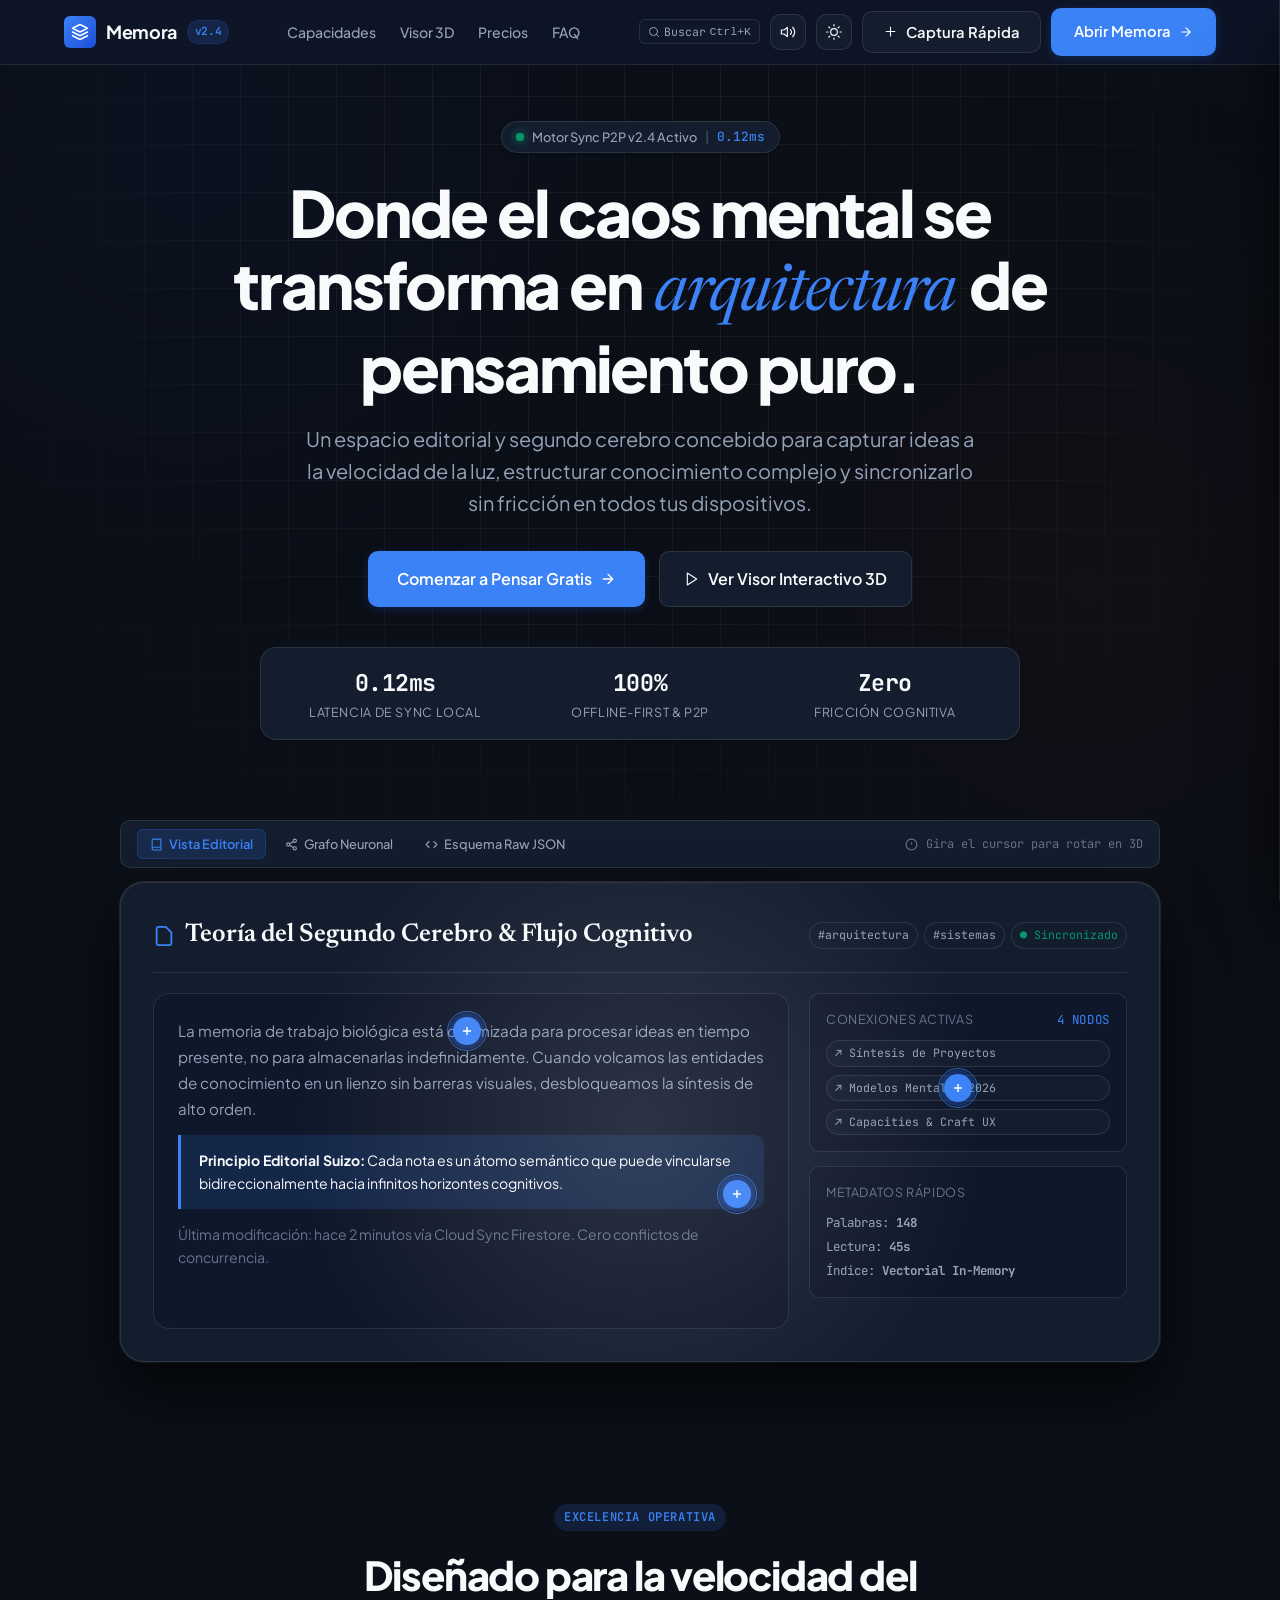
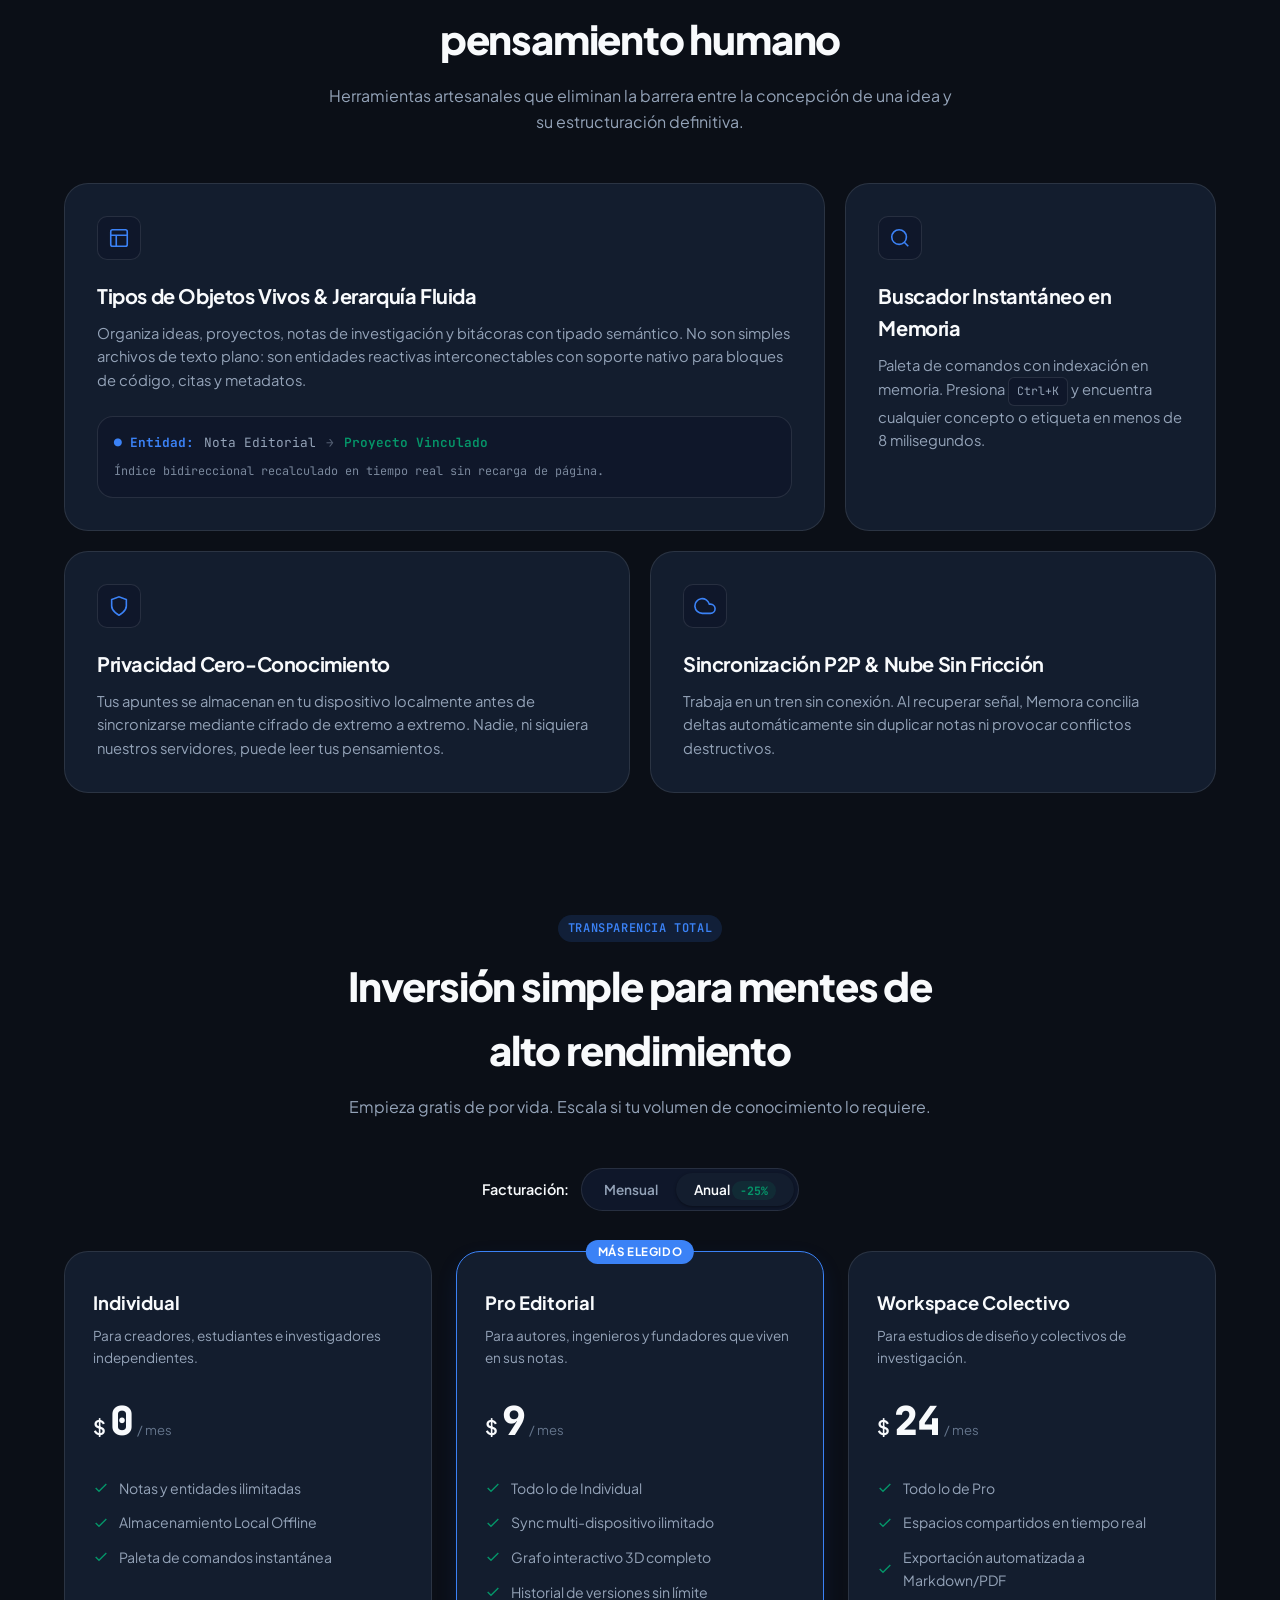
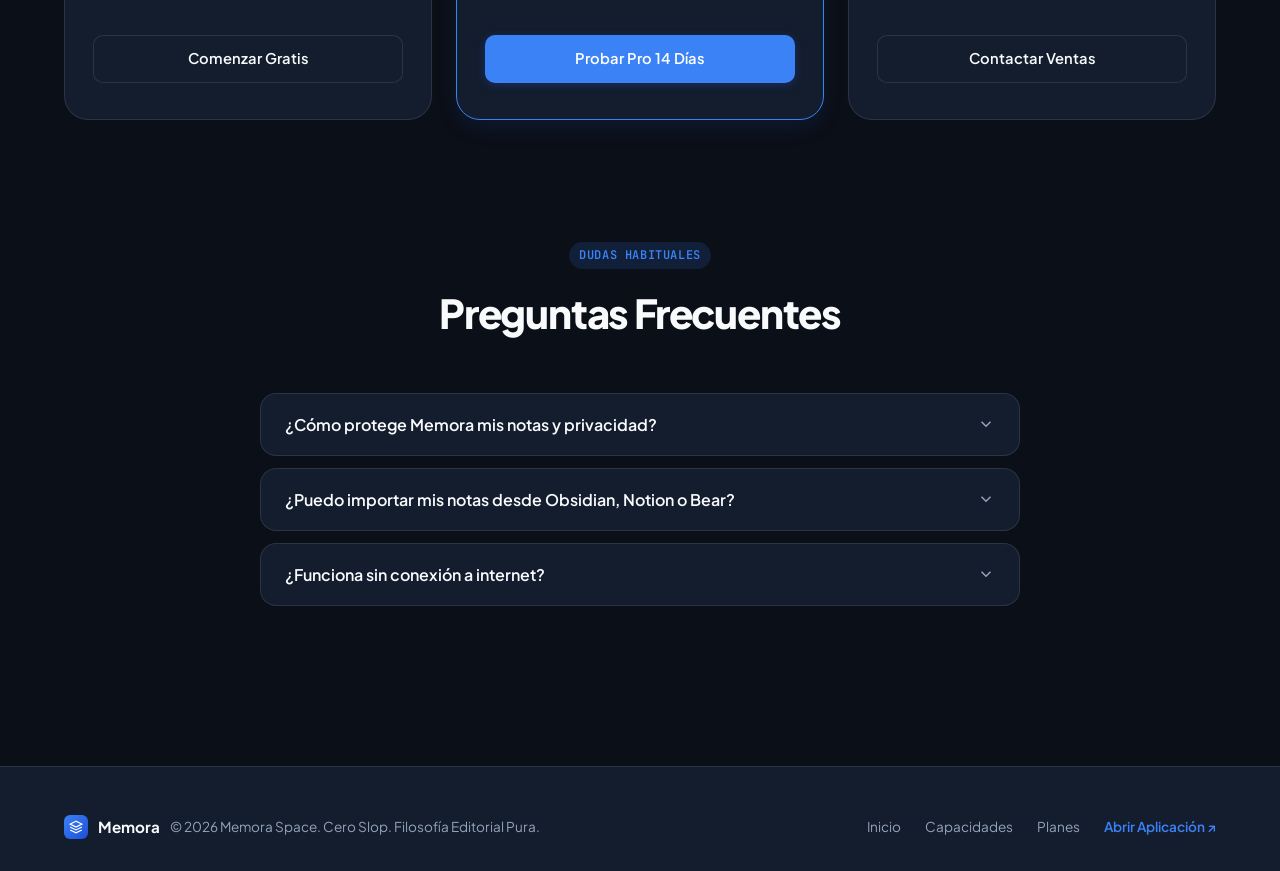
<file: landing.html>
<!DOCTYPE html>
<html lang="es" data-theme="dark">
<head>
  <meta charset="UTF-8">
  <meta name="viewport" content="width=device-width, initial-scale=1.0">
  <title>Memora — Donde el Caos Mental se Convierte en Arquitectura de Pensamiento</title>
  <meta name="description" content="Espacio de notas editorial y segundo cerebro con diseño Suizo minimalista, grafo relacional y sincronización en la nube en tiempo real.">

  <!-- Google Fonts: Plus Jakarta Sans, Newsreader, JetBrains Mono -->
  <link rel="preconnect" href="https://fonts.googleapis.com">
  <link rel="preconnect" href="https://fonts.gstatic.com" crossorigin>
  <link href="https://fonts.googleapis.com/css2?family=JetBrains+Mono:wght@400;500;600;700&family=Newsreader:ital,opsz,wght@0,6..72,400;0,6..72,600;1,6..72,400;1,6..72,600&family=Plus+Jakarta+Sans:wght@300;400;500;600;700;800&display=swap" rel="stylesheet">

  <link rel="stylesheet" href="css/landing.css">
  <link rel="icon" href="data:image/svg+xml,<svg xmlns='http://www.w3.org/2000/svg' viewBox='0 0 24 24' fill='%232563eb'><path d='M12 2L2 7l10 5 10-5-10-5zM2 17l10 5 10-5M2 12l10 5 10-5'/></svg>">
</head>
<body>

  <!-- Ambient Decorative Background Layers -->
  <div class="ambient-bg" aria-hidden="true"></div>
  <div class="ambient-grid" aria-hidden="true"></div>

  <!-- ====================================================================
       NAVBAR (Sticky Glassmorphic)
       ==================================================================== -->
  <header class="navbar" id="navbar">
    <div class="container nav-container">
      <a href="#hero" class="nav-brand" aria-label="Memora Inicio">
        <div class="nav-brand-logo" aria-hidden="true">
          <svg viewBox="0 0 24 24" width="18" height="18" fill="none" stroke="currentColor" stroke-width="2" stroke-linecap="round" stroke-linejoin="round">
            <path d="M12 2L2 7l10 5 10-5-10-5zM2 17l10 5 10-5M2 12l10 5 10-5"/>
          </svg>
        </div>
        <span>Memora</span>
        <span class="nav-brand-badge">v2.4</span>
      </a>

      <nav aria-label="Navegación principal">
        <ul class="nav-links">
          <li><a href="#features" class="nav-link">Capacidades</a></li>
          <li><a href="#stageSection" class="nav-link">Visor 3D</a></li>
          <li><a href="#pricingSection" class="nav-link">Precios</a></li>
          <li><a href="#faqSection" class="nav-link">FAQ</a></li>
        </ul>
      </nav>

      <div class="nav-actions">
        <!-- Command Palette Trigger Button -->
        <button class="kbd-badge" id="cmdPaletteTrigger" title="Abrir paleta de comandos (Ctrl+K)" aria-label="Abrir paleta de comandos rápida">
          <svg viewBox="0 0 24 24" width="12" height="12" fill="none" stroke="currentColor" stroke-width="2" stroke-linecap="round" stroke-linejoin="round" aria-hidden="true">
            <circle cx="11" cy="11" r="8"></circle>
            <line x1="21" y1="21" x2="16.65" y2="16.65"></line>
          </svg>
          <span>Buscar</span>
          <kbd>Ctrl+K</kbd>
        </button>

        <!-- Audio Haptic Switch -->
        <button class="btn-icon" id="audioToggleBtn" title="Alternar audio háptico táctil" aria-label="Sonido háptico de interfaz" aria-pressed="true">
          <svg class="icon-sound-on" viewBox="0 0 24 24" width="16" height="16" fill="none" stroke="currentColor" stroke-width="1.75" stroke-linecap="round" stroke-linejoin="round" aria-hidden="true">
            <polygon points="11 5 6 9 2 9 2 15 6 15 11 19 11 5"></polygon>
            <path d="M19.07 4.93a10 10 0 0 1 0 14.14M15.54 8.46a5 5 0 0 1 0 7.07"></path>
          </svg>
          <svg class="icon-sound-off" viewBox="0 0 24 24" width="16" height="16" fill="none" stroke="currentColor" stroke-width="1.75" stroke-linecap="round" stroke-linejoin="round" style="display:none;" aria-hidden="true">
            <polygon points="11 5 6 9 2 9 2 15 6 15 11 19 11 5"></polygon>
            <line x1="23" y1="9" x2="17" y2="15"></line>
            <line x1="17" y1="9" x2="23" y2="15"></line>
          </svg>
        </button>

        <!-- Theme Switcher -->
        <button class="btn-icon" id="themeToggleBtn" title="Cambiar tema claro / oscuro" aria-label="Alternar tema de interfaz">
          <svg class="icon-sun" viewBox="0 0 24 24" width="16" height="16" fill="none" stroke="currentColor" stroke-width="1.75" stroke-linecap="round" stroke-linejoin="round" aria-hidden="true">
            <circle cx="12" cy="12" r="5"></circle>
            <line x1="12" y1="1" x2="12" y2="3"></line>
            <line x1="12" y1="21" x2="12" y2="23"></line>
            <line x1="4.22" y1="4.22" x2="5.64" y2="5.64"></line>
            <line x1="18.36" y1="18.36" x2="19.78" y2="19.78"></line>
            <line x1="1" y1="12" x2="3" y2="12"></line>
            <line x1="21" y1="12" x2="23" y2="12"></line>
            <line x1="4.22" y1="19.78" x2="5.64" y2="18.36"></line>
            <line x1="18.36" y1="5.64" x2="19.78" y2="4.22"></line>
          </svg>
          <svg class="icon-moon" viewBox="0 0 24 24" width="16" height="16" fill="none" stroke="currentColor" stroke-width="1.75" stroke-linecap="round" stroke-linejoin="round" style="display:none;" aria-hidden="true">
            <path d="M21 12.79A9 9 0 1 1 11.21 3 7 7 0 0 0 21 12.79z"></path>
          </svg>
        </button>

        <!-- Quick Capture Drawer Button -->
        <button class="btn-secondary" id="openDrawerBtn" aria-label="Abrir simulador de captura rápida">
          <svg viewBox="0 0 24 24" width="15" height="15" fill="none" stroke="currentColor" stroke-width="1.75" stroke-linecap="round" stroke-linejoin="round" aria-hidden="true">
            <path d="M12 5v14M5 12h14"></path>
          </svg>
          <span>Captura Rápida</span>
        </button>

        <!-- Primary CTA to the App -->
        <a href="index.html" class="btn-primary" aria-label="Abrir aplicación Memora">
          <span>Abrir Memora</span>
          <svg viewBox="0 0 24 24" width="14" height="14" fill="none" stroke="currentColor" stroke-width="2" stroke-linecap="round" stroke-linejoin="round" aria-hidden="true">
            <path d="M5 12h14M12 5l7 7-7 7"></path>
          </svg>
        </a>
      </div>
    </div>
  </header>

  <!-- ====================================================================
       HERO SECTION (Above-The-Fold Optimized)
       ==================================================================== -->
  <main>
    <section class="hero-section" id="hero">
      <div class="container">
        
        <div class="hero-telemetry-chip">
          <span class="led-indicator" aria-hidden="true"></span>
          <span>Motor Sync P2P v2.4 Activo</span>
          <span style="opacity: 0.4;">|</span>
          <span style="font-family: var(--font-mono); color: var(--color-primary);" id="telemetryLatency">0.12ms</span>
        </div>

        <h1 class="hero-title">
          Donde el caos mental se transforma en <span class="editorial-italic">arquitectura</span> de pensamiento puro.
        </h1>

        <p class="hero-subtitle">
          Un espacio editorial y segundo cerebro concebido para capturar ideas a la velocidad de la luz, estructurar conocimiento complejo y sincronizarlo sin fricción en todos tus dispositivos.
        </p>

        <div class="hero-ctas">
          <a href="index.html" class="btn-primary" style="padding: 14px 28px; font-size: 1rem;">
            <span>Comenzar a Pensar Gratis</span>
            <svg viewBox="0 0 24 24" width="16" height="16" fill="none" stroke="currentColor" stroke-width="2" stroke-linecap="round" stroke-linejoin="round" aria-hidden="true">
              <path d="M5 12h14M12 5l7 7-7 7"></path>
            </svg>
          </a>

          <a href="#stageSection" class="btn-secondary" style="padding: 14px 24px; font-size: 1rem;">
            <svg viewBox="0 0 24 24" width="16" height="16" fill="none" stroke="currentColor" stroke-width="1.75" stroke-linecap="round" stroke-linejoin="round" aria-hidden="true">
              <polygon points="5 3 19 12 5 21 5 3"></polygon>
            </svg>
            <span>Ver Visor Interactivo 3D</span>
          </a>
        </div>

        <!-- Telemetry Stats Strip -->
        <div class="hero-stats">
          <div class="stat-item">
            <span class="stat-value">0.12ms</span>
            <span class="stat-label">Latencia de Sync Local</span>
          </div>
          <div class="stat-item">
            <span class="stat-value">100%</span>
            <span class="stat-label">Offline-First & P2P</span>
          </div>
          <div class="stat-item">
            <span class="stat-value">Zero</span>
            <span class="stat-label">Fricción Cognitiva</span>
          </div>
        </div>

      </div>
    </section>

    <!-- ====================================================================
         STAGE ESPACIAL 3D & VISOR INTERACTIVO (21st.dev Standard)
         ==================================================================== -->
    <section class="stage-section" id="stageSection">
      <div class="container">
        
        <div class="stage-wrapper" id="stageWrapper">
          
          <div class="stage-toolbar">
            <div class="stage-modes" role="tablist" aria-label="Modos de visualización del modelo">
              <button class="mode-btn active" data-mode="notebook" role="tab" aria-selected="true">
                <svg viewBox="0 0 24 24" width="13" height="13" fill="none" stroke="currentColor" stroke-width="2" aria-hidden="true">
                  <path d="M4 19.5A2.5 2.5 0 0 1 6.5 17H20"></path>
                  <path d="M6.5 2H20v20H6.5A2.5 2.5 0 0 1 4 19.5v-15A2.5 2.5 0 0 1 6.5 2z"></path>
                </svg>
                <span>Vista Editorial</span>
              </button>

              <button class="mode-btn" data-mode="graph" role="tab" aria-selected="false">
                <svg viewBox="0 0 24 24" width="13" height="13" fill="none" stroke="currentColor" stroke-width="2" aria-hidden="true">
                  <circle cx="18" cy="5" r="3"></circle>
                  <circle cx="6" cy="12" r="3"></circle>
                  <circle cx="18" cy="19" r="3"></circle>
                  <line x1="8.59" y1="13.51" x2="15.42" y2="17.49"></line>
                  <line x1="15.41" y1="6.51" x2="8.59" y2="10.49"></line>
                </svg>
                <span>Grafo Neuronal</span>
              </button>

              <button class="mode-btn" data-mode="raw" role="tab" aria-selected="false">
                <svg viewBox="0 0 24 24" width="13" height="13" fill="none" stroke="currentColor" stroke-width="2" aria-hidden="true">
                  <polyline points="16 18 22 12 16 6"></polyline>
                  <polyline points="8 6 2 12 8 18"></polyline>
                </svg>
                <span>Esquema Raw JSON</span>
              </button>
            </div>

            <div class="stage-telemetry-pill">
              <svg viewBox="0 0 24 24" width="13" height="13" fill="none" stroke="currentColor" stroke-width="2" aria-hidden="true">
                <circle cx="12" cy="12" r="10"></circle>
                <line x1="12" y1="8" x2="12" y2="12"></line>
                <line x1="12" y1="16" x2="12.01" y2="16"></line>
              </svg>
              <span>Gira el cursor para rotar en 3D</span>
            </div>
          </div>

          <!-- 3D Perspective Canvas Container -->
          <div class="stage-3d-box" id="stage3dBox">
            
            <div class="stage-glare" id="stageGlare" aria-hidden="true"></div>

            <!-- View 1: Notebook Simulation -->
            <div class="stage-view active" data-view="notebook">
              <div class="notebook-sim">
                <div class="sim-header">
                  <div class="sim-doc-title">
                    <svg viewBox="0 0 24 24" width="22" height="22" fill="none" stroke="var(--color-primary)" stroke-width="2" aria-hidden="true">
                      <path d="M14 2H6a2 2 0 0 0-2 2v16a2 2 0 0 0 2 2h12a2 2 0 0 0 2-2V8z"></path>
                    </svg>
                    <span>Teoría del Segundo Cerebro & Flujo Cognitivo</span>
                  </div>
                  <div class="tag-cloud">
                    <span class="chip-tag">#arquitectura</span>
                    <span class="chip-tag">#sistemas</span>
                    <span class="chip-tag" style="color: var(--color-emerald);">● Sincronizado</span>
                  </div>
                </div>

                <div class="sim-blocks-grid">
                  <div class="sim-block-main">
                    <p class="sim-paragraph">
                      La memoria de trabajo biológica está optimizada para procesar ideas en tiempo presente, no para almacenarlas indefinidamente. Cuando volcamos las entidades de conocimiento en un lienzo sin barreras visuales, desbloqueamos la síntesis de alto orden.
                    </p>
                    <div class="sim-callout">
                      <strong>Principio Editorial Suizo:</strong> Cada nota es un átomo semántico que puede vincularse bidireccionalmente hacia infinitos horizontes cognitivos.
                    </div>
                    <p class="sim-paragraph" style="font-size: 0.88rem; color: var(--text-subtle);">
                      Última modificación: hace 2 minutos vía Cloud Sync Firestore. Cero conflictos de concurrencia.
                    </p>
                  </div>

                  <div class="sim-block-side">
                    <div class="sim-widget">
                      <div class="widget-title">
                        <span>Conexiones Activas</span>
                        <span style="color: var(--color-primary); font-family: var(--font-mono);">4 nodos</span>
                      </div>
                      <div style="display: flex; flex-direction: column; gap: 8px;">
                        <a href="#" class="chip-tag" style="text-decoration:none; display:block;">↗ Síntesis de Proyectos</a>
                        <a href="#" class="chip-tag" style="text-decoration:none; display:block;">↗ Modelos Mentales 2026</a>
                        <a href="#" class="chip-tag" style="text-decoration:none; display:block;">↗ Capacities & Craft UX</a>
                      </div>
                    </div>

                    <div class="sim-widget">
                      <div class="widget-title">
                        <span>Metadatos Rápidos</span>
                      </div>
                      <div style="font-size: 0.78rem; font-family: var(--font-mono); color: var(--text-muted); display: flex; flex-direction: column; gap: 4px;">
                        <div>Palabras: <strong>148</strong></div>
                        <div>Lectura: <strong>45s</strong></div>
                        <div>Índice: <strong>Vectorial In-Memory</strong></div>
                      </div>
                    </div>
                  </div>
                </div>
              </div>

              <!-- Interactive Hotspots -->
              <div class="hotspot hotspot-1" tabindex="0" role="button" aria-label="Hotspot de Tipografía Editorial">
                <svg viewBox="0 0 24 24" width="14" height="14" fill="none" stroke="currentColor" stroke-width="2.5" aria-hidden="true">
                  <line x1="12" y1="5" x2="12" y2="19"></line>
                  <line x1="5" y1="12" x2="19" y2="12"></line>
                </svg>
                <div class="hotspot-tooltip">Tipografía Editorial Optimizada para Lectura Prolongada</div>
              </div>

              <div class="hotspot hotspot-2" tabindex="0" role="button" aria-label="Hotspot de Bloques Semánticos">
                <svg viewBox="0 0 24 24" width="14" height="14" fill="none" stroke="currentColor" stroke-width="2.5" aria-hidden="true">
                  <line x1="12" y1="5" x2="12" y2="19"></line>
                  <line x1="5" y1="12" x2="19" y2="12"></line>
                </svg>
                <div class="hotspot-tooltip">Bloques Semánticos Reorganizados al Vuelo</div>
              </div>

              <div class="hotspot hotspot-3" tabindex="0" role="button" aria-label="Hotspot de Enlaces Bidireccionales">
                <svg viewBox="0 0 24 24" width="14" height="14" fill="none" stroke="currentColor" stroke-width="2.5" aria-hidden="true">
                  <line x1="12" y1="5" x2="12" y2="19"></line>
                  <line x1="5" y1="12" x2="19" y2="12"></line>
                </svg>
                <div class="hotspot-tooltip">Vínculos Cruzados Bidireccionales Automáticos</div>
              </div>

            </div>

            <!-- View 2: Relational Graph Simulation -->
            <div class="stage-view" data-view="graph">
              <div class="graph-sim">
                <svg class="graph-svg" viewBox="0 0 800 380" aria-label="Visualización de Grafo Neuronal">
                  <!-- Connection Lines -->
                  <line x1="400" y1="190" x2="220" y2="100" stroke="var(--color-primary)" stroke-width="1.5" stroke-dasharray="4 4" opacity="0.6" />
                  <line x1="400" y1="190" x2="580" y2="100" stroke="var(--color-primary)" stroke-width="1.5" opacity="0.6" />
                  <line x1="400" y1="190" x2="240" y2="280" stroke="var(--color-secondary)" stroke-width="1.5" opacity="0.6" />
                  <line x1="400" y1="190" x2="560" y2="280" stroke="var(--color-accent)" stroke-width="1.5" opacity="0.6" />
                  <line x1="220" y1="100" x2="240" y2="280" stroke="var(--border-color)" stroke-width="1" />
                  <line x1="580" y1="100" x2="560" y2="280" stroke="var(--border-color)" stroke-width="1" />

                  <!-- Center Node: Memora Hub -->
                  <circle cx="400" cy="190" r="28" fill="var(--color-primary)" />
                  <text x="400" y="195" text-anchor="middle" fill="#ffffff" font-family="var(--font-mono)" font-size="12" font-weight="700">MEMORA</text>

                  <!-- Secondary Nodes -->
                  <circle cx="220" cy="100" r="18" fill="var(--surface-card)" stroke="var(--color-primary)" stroke-width="2" />
                  <text x="220" y="104" text-anchor="middle" fill="var(--text-main)" font-family="var(--font-mono)" font-size="10">Modelos</text>

                  <circle cx="580" cy="100" r="20" fill="var(--surface-card)" stroke="var(--color-primary)" stroke-width="2" />
                  <text x="580" y="104" text-anchor="middle" fill="var(--text-main)" font-family="var(--font-mono)" font-size="10">Proyectos</text>

                  <circle cx="240" cy="280" r="16" fill="var(--surface-card)" stroke="var(--color-secondary)" stroke-width="2" />
                  <text x="240" y="284" text-anchor="middle" fill="var(--text-main)" font-family="var(--font-mono)" font-size="9">Lecturas</text>

                  <circle cx="560" cy="280" r="19" fill="var(--surface-card)" stroke="var(--color-accent)" stroke-width="2" />
                  <text x="560" y="284" text-anchor="middle" fill="var(--text-main)" font-family="var(--font-mono)" font-size="10">Estrategia</text>
                </svg>
              </div>
            </div>

            <!-- View 3: Raw Schema JSON -->
            <div class="stage-view" data-view="raw">
              <pre class="raw-sim"><code>{
  "$schema": "https://memora.app/schema/v2/note.json",
  "documentId": "doc_9f82ab7c10",
  "title": "Teoría del Segundo Cerebro & Flujo Cognitivo",
  "created_at": "2026-09-21T01:00:00Z",
  "sync": {
    "engine": "P2P-Firestore-Hybrid",
    "latency_ms": 0.12,
    "vector_indexed": true,
    "encryption": "AES-GCM-256"
  },
  "blocks": [
    { "type": "header_1", "text": "Teoría del Segundo Cerebro" },
    { "type": "paragraph", "text": "La memoria de trabajo biológica..." },
    { "type": "callout", "variant": "swiss-accent", "text": "Principio Editorial..." }
  ],
  "links": ["doc_models_2026", "doc_craft_ux_notes"]
}</code></pre>
            </div>

          </div>

        </div>

      </div>
    </section>

    <!-- ====================================================================
         BENTO GRID: CAPACIDADES CLAVE (Asymmetric Layout)
         ==================================================================== -->
    <section class="features-section" id="features">
      <div class="container">
        
        <div class="section-header">
          <span class="section-badge">Excelencia Operativa</span>
          <h2 class="section-title">Diseñado para la velocidad del pensamiento humano</h2>
          <p class="section-subtitle">
            Herramientas artesanales que eliminan la barrera entre la concepción de una idea y su estructuración definitiva.
          </p>
        </div>

        <div class="bento-grid">
          
          <!-- Bento Card 1 (Large) -->
          <div class="bento-card card-large">
            <div class="bento-icon" aria-hidden="true">
              <svg viewBox="0 0 24 24" width="22" height="22" fill="none" stroke="currentColor" stroke-width="1.75">
                <rect x="3" y="3" width="18" height="18" rx="2" ry="2"></rect>
                <line x1="3" y1="9" x2="21" y2="9"></line>
                <line x1="9" y1="21" x2="9" y2="9"></line>
              </svg>
            </div>
            <h3 class="bento-title">Tipos de Objetos Vivos & Jerarquía Fluida</h3>
            <p class="bento-desc">
              Organiza ideas, proyectos, notas de investigación y bitácoras con tipado semántico. No son simples archivos de texto plano: son entidades reactivas interconectables con soporte nativo para bloques de código, citas y metadatos.
            </p>
            <div class="bento-interactive-snippet">
              <div style="display: flex; gap: 10px; align-items: center; margin-bottom: 8px;">
                <span style="color: var(--color-primary); font-weight: 700;">● Entidad:</span>
                <span>Nota Editorial</span>
                <span style="opacity: 0.5;">→</span>
                <span style="color: var(--color-emerald); font-weight: 600;">Proyecto Vinculado</span>
              </div>
              <div style="font-size: 0.74rem; opacity: 0.8;">Índice bidireccional recalculado en tiempo real sin recarga de página.</div>
            </div>
          </div>

          <!-- Bento Card 2 (Medium) -->
          <div class="bento-card card-medium">
            <div class="bento-icon" aria-hidden="true">
              <svg viewBox="0 0 24 24" width="22" height="22" fill="none" stroke="currentColor" stroke-width="1.75">
                <circle cx="11" cy="11" r="8"></circle>
                <line x1="21" y1="21" x2="16.65" y2="16.65"></line>
              </svg>
            </div>
            <h3 class="bento-title">Buscador Instantáneo en Memoria</h3>
            <p class="bento-desc">
              Paleta de comandos con indexación en memoria. Presiona <kbd class="kbd-badge">Ctrl+K</kbd> y encuentra cualquier concepto o etiqueta en menos de 8 milisegundos.
            </p>
          </div>

          <!-- Bento Card 3 (Half) -->
          <div class="bento-card card-half">
            <div class="bento-icon" aria-hidden="true">
              <svg viewBox="0 0 24 24" width="22" height="22" fill="none" stroke="currentColor" stroke-width="1.75">
                <path d="M12 22s8-4 8-10V5l-8-3-8 3v7c0 6 8 10 8 10z"></path>
              </svg>
            </div>
            <h3 class="bento-title">Privacidad Cero-Conocimiento</h3>
            <p class="bento-desc">
              Tus apuntes se almacenan en tu dispositivo localmente antes de sincronizarse mediante cifrado de extremo a extremo. Nadie, ni siquiera nuestros servidores, puede leer tus pensamientos.
            </p>
          </div>

          <!-- Bento Card 4 (Half) -->
          <div class="bento-card card-half">
            <div class="bento-icon" aria-hidden="true">
              <svg viewBox="0 0 24 24" width="22" height="22" fill="none" stroke="currentColor" stroke-width="1.75">
                <path d="M18 10h-1.26A8 8 0 1 0 9 20h9a5 5 0 0 0 0-10z"></path>
              </svg>
            </div>
            <h3 class="bento-title">Sincronización P2P & Nube Sin Fricción</h3>
            <p class="bento-desc">
              Trabaja en un tren sin conexión. Al recuperar señal, Memora concilia deltas automáticamente sin duplicar notas ni provocar conflictos destructivos.
            </p>
          </div>

        </div>

      </div>
    </section>

    <!-- ====================================================================
         PRICING & CALCULADORA DINÁMICA
         ==================================================================== -->
    <section class="pricing-section" id="pricingSection">
      <div class="container">
        
        <div class="section-header">
          <span class="section-badge">Transparencia Total</span>
          <h2 class="section-title">Inversión simple para mentes de alto rendimiento</h2>
          <p class="section-subtitle">Empieza gratis de por vida. Escala si tu volumen de conocimiento lo requiere.</p>
        </div>

        <div class="pricing-toggle-wrapper">
          <span style="font-size: 0.9rem; font-weight: 600;">Facturación:</span>
          <div class="toggle-switch" role="group" aria-label="Ciclo de Facturación">
            <button class="toggle-opt" id="optMonthly" aria-pressed="false">Mensual</button>
            <button class="toggle-opt active" id="optAnnual" aria-pressed="true">
              Anual <span class="save-pill">-25%</span>
            </button>
          </div>
        </div>

        <div class="pricing-cards">
          
          <!-- Free Tier -->
          <div class="price-card">
            <h3 class="price-tier-name">Individual</h3>
            <p class="price-desc">Para creadores, estudiantes e investigadores independientes.</p>
            <div class="price-amount-box">
              <span class="price-currency">$</span>
              <span class="price-number" data-tier="starter">0</span>
              <span class="price-period">/ mes</span>
            </div>
            <ul class="price-features">
              <li class="feature-li">
                <svg class="feature-icon" viewBox="0 0 24 24" width="16" height="16" fill="none" stroke="currentColor" stroke-width="2" aria-hidden="true"><polyline points="20 6 9 17 4 12"></polyline></svg>
                <span>Notas y entidades ilimitadas</span>
              </li>
              <li class="feature-li">
                <svg class="feature-icon" viewBox="0 0 24 24" width="16" height="16" fill="none" stroke="currentColor" stroke-width="2" aria-hidden="true"><polyline points="20 6 9 17 4 12"></polyline></svg>
                <span>Almacenamiento Local Offline</span>
              </li>
              <li class="feature-li">
                <svg class="feature-icon" viewBox="0 0 24 24" width="16" height="16" fill="none" stroke="currentColor" stroke-width="2" aria-hidden="true"><polyline points="20 6 9 17 4 12"></polyline></svg>
                <span>Paleta de comandos instantánea</span>
              </li>
            </ul>
            <a href="index.html" class="btn-secondary" style="width: 100%;">Comenzar Gratis</a>
          </div>

          <!-- Pro Tier (Featured) -->
          <div class="price-card featured">
            <span class="featured-badge">Más Elegido</span>
            <h3 class="price-tier-name">Pro Editorial</h3>
            <p class="price-desc">Para autores, ingenieros y fundadores que viven en sus notas.</p>
            <div class="price-amount-box">
              <span class="price-currency">$</span>
              <span class="price-number" data-tier="pro">9</span>
              <span class="price-period">/ mes</span>
            </div>
            <ul class="price-features">
              <li class="feature-li">
                <svg class="feature-icon" viewBox="0 0 24 24" width="16" height="16" fill="none" stroke="currentColor" stroke-width="2" aria-hidden="true"><polyline points="20 6 9 17 4 12"></polyline></svg>
                <span>Todo lo de Individual</span>
              </li>
              <li class="feature-li">
                <svg class="feature-icon" viewBox="0 0 24 24" width="16" height="16" fill="none" stroke="currentColor" stroke-width="2" aria-hidden="true"><polyline points="20 6 9 17 4 12"></polyline></svg>
                <span>Sync multi-dispositivo ilimitado</span>
              </li>
              <li class="feature-li">
                <svg class="feature-icon" viewBox="0 0 24 24" width="16" height="16" fill="none" stroke="currentColor" stroke-width="2" aria-hidden="true"><polyline points="20 6 9 17 4 12"></polyline></svg>
                <span>Grafo interactivo 3D completo</span>
              </li>
              <li class="feature-li">
                <svg class="feature-icon" viewBox="0 0 24 24" width="16" height="16" fill="none" stroke="currentColor" stroke-width="2" aria-hidden="true"><polyline points="20 6 9 17 4 12"></polyline></svg>
                <span>Historial de versiones sin límite</span>
              </li>
            </ul>
            <a href="index.html" class="btn-primary" style="width: 100%;">Probar Pro 14 Días</a>
          </div>

          <!-- Team Tier -->
          <div class="price-card">
            <h3 class="price-tier-name">Workspace Colectivo</h3>
            <p class="price-desc">Para estudios de diseño y colectivos de investigación.</p>
            <div class="price-amount-box">
              <span class="price-currency">$</span>
              <span class="price-number" data-tier="team">24</span>
              <span class="price-period">/ mes</span>
            </div>
            <ul class="price-features">
              <li class="feature-li">
                <svg class="feature-icon" viewBox="0 0 24 24" width="16" height="16" fill="none" stroke="currentColor" stroke-width="2" aria-hidden="true"><polyline points="20 6 9 17 4 12"></polyline></svg>
                <span>Todo lo de Pro</span>
              </li>
              <li class="feature-li">
                <svg class="feature-icon" viewBox="0 0 24 24" width="16" height="16" fill="none" stroke="currentColor" stroke-width="2" aria-hidden="true"><polyline points="20 6 9 17 4 12"></polyline></svg>
                <span>Espacios compartidos en tiempo real</span>
              </li>
              <li class="feature-li">
                <svg class="feature-icon" viewBox="0 0 24 24" width="16" height="16" fill="none" stroke="currentColor" stroke-width="2" aria-hidden="true"><polyline points="20 6 9 17 4 12"></polyline></svg>
                <span>Exportación automatizada a Markdown/PDF</span>
              </li>
            </ul>
            <a href="index.html" class="btn-secondary" style="width: 100%;">Contactar Ventas</a>
          </div>

        </div>

      </div>
    </section>

    <!-- ====================================================================
         FAQ ACCORDION
         ==================================================================== -->
    <section class="faq-section" id="faqSection">
      <div class="container">
        
        <div class="section-header">
          <span class="section-badge">Dudas Habituales</span>
          <h2 class="section-title">Preguntas Frecuentes</h2>
        </div>

        <div class="faq-list">
          
          <div class="faq-item">
            <button class="faq-question" aria-expanded="false">
              <span>¿Cómo protege Memora mis notas y privacidad?</span>
              <svg class="faq-icon" viewBox="0 0 24 24" width="18" height="18" fill="none" stroke="currentColor" stroke-width="2" aria-hidden="true">
                <polyline points="6 9 12 15 18 9"></polyline>
              </svg>
            </button>
            <div class="faq-answer">
              <p>Memora opera bajo una arquitectura offline-first con almacenamiento primario en IndexedDB dentro de tu propio navegador. Si activas Cloud Sync, la sincronización se realiza con canales encriptados de extremo a extremo.</p>
            </div>
          </div>

          <div class="faq-item">
            <button class="faq-question" aria-expanded="false">
              <span>¿Puedo importar mis notas desde Obsidian, Notion o Bear?</span>
              <svg class="faq-icon" viewBox="0 0 24 24" width="18" height="18" fill="none" stroke="currentColor" stroke-width="2" aria-hidden="true">
                <polyline points="6 9 12 15 18 9"></polyline>
              </svg>
            </button>
            <div class="faq-answer">
              <p>Sí. Memora admite importación universal de carpetas en Markdown plano (.md) y JSON estructurado conservando etiquetas, jerarquías y fechas originales.</p>
            </div>
          </div>

          <div class="faq-item">
            <button class="faq-question" aria-expanded="false">
              <span>¿Funciona sin conexión a internet?</span>
              <svg class="faq-icon" viewBox="0 0 24 24" width="18" height="18" fill="none" stroke="currentColor" stroke-width="2" aria-hidden="true">
                <polyline points="6 9 12 15 18 9"></polyline>
              </svg>
            </button>
            <div class="faq-answer">
              <p>Completamente. Puedes crear, buscar y enlazar notas en aviones o zonas sin cobertura. En cuanto recuperes la conexión, los cambios se concilian automáticamente.</p>
            </div>
          </div>

        </div>

      </div>
    </section>
  </main>

  <!-- ====================================================================
       COMMAND PALETTE MODAL (Ctrl+K / ⌘K)
       ==================================================================== -->
  <div class="command-palette-backdrop" id="cmdPaletteBackdrop" role="dialog" aria-modal="true" aria-label="Paleta de Comandos">
    <div class="command-palette-modal">
      <div class="cmd-input-wrapper">
        <svg viewBox="0 0 24 24" width="18" height="18" fill="none" stroke="currentColor" stroke-width="2" aria-hidden="true">
          <circle cx="11" cy="11" r="8"></circle>
          <line x1="21" y1="21" x2="16.65" y2="16.65"></line>
        </svg>
        <input type="text" class="cmd-input" id="cmdPaletteInput" placeholder="Escribe un comando o navega..." autocomplete="off" spellcheck="false">
        <kbd class="kbd-badge">ESC para salir</kbd>
      </div>

      <div class="cmd-results" role="listbox">
        <div class="cmd-item" data-action="quick-capture" role="option">
          <div class="cmd-item-left">
            <svg viewBox="0 0 24 24" width="16" height="16" fill="none" stroke="currentColor" stroke-width="2" aria-hidden="true">
              <path d="M12 5v14M5 12h14"></path>
            </svg>
            <span>Crear Apunte Rápido</span>
          </div>
          <span class="cmd-kbd">Drawer</span>
        </div>

        <div class="cmd-item" data-action="open-stage" role="option">
          <div class="cmd-item-left">
            <svg viewBox="0 0 24 24" width="16" height="16" fill="none" stroke="currentColor" stroke-width="2" aria-hidden="true">
              <polygon points="5 3 19 12 5 21 5 3"></polygon>
            </svg>
            <span>Ir al Visor 3D Interactivo</span>
          </div>
          <span class="cmd-kbd">Scroll</span>
        </div>

        <div class="cmd-item" data-action="open-pricing" role="option">
          <div class="cmd-item-left">
            <svg viewBox="0 0 24 24" width="16" height="16" fill="none" stroke="currentColor" stroke-width="2" aria-hidden="true">
              <line x1="12" y1="1" x2="12" y2="23"></line>
              <path d="M17 5H9.5a3.5 3.5 0 0 0 0 7h5a3.5 3.5 0 0 1 0 7H6"></path>
            </svg>
            <span>Consultar Planes y Precios</span>
          </div>
          <span class="cmd-kbd">Planes</span>
        </div>

        <div class="cmd-item" data-action="toggle-theme" role="option">
          <div class="cmd-item-left">
            <svg viewBox="0 0 24 24" width="16" height="16" fill="none" stroke="currentColor" stroke-width="2" aria-hidden="true">
              <circle cx="12" cy="12" r="5"></circle>
              <line x1="12" y1="1" x2="12" y2="3"></line>
            </svg>
            <span>Alternar Tema Claro / Oscuro</span>
          </div>
          <span class="cmd-kbd">Toggle</span>
        </div>

        <div class="cmd-item" data-action="toggle-audio" role="option">
          <div class="cmd-item-left">
            <svg viewBox="0 0 24 24" width="16" height="16" fill="none" stroke="currentColor" stroke-width="2" aria-hidden="true">
              <polygon points="11 5 6 9 2 9 2 15 6 15 11 19 11 5"></polygon>
            </svg>
            <span>Alternar Audio Háptico Táctil</span>
          </div>
          <span class="cmd-kbd">Audio</span>
        </div>
      </div>
    </div>
  </div>

  <!-- ====================================================================
       SLIDE-OUT DRAWER (Quick Capture Simulator)
       ==================================================================== -->
  <div class="drawer-backdrop" id="drawerBackdrop" aria-hidden="true"></div>
  <aside class="slide-drawer" id="slideDrawer" aria-label="Simulador de captura de notas">
    <div class="drawer-header">
      <div class="drawer-title">Captura Rápida de Pensamiento</div>
      <button class="btn-icon" id="closeDrawerBtn" aria-label="Cerrar panel de captura">✕</button>
    </div>

    <div class="drawer-content">
      <div class="drawer-input-group">
        <label for="quickNoteTitle" class="drawer-label">Título del Apunte</label>
        <input type="text" id="quickNoteTitle" class="drawer-input" placeholder="Ej: Nueva arquitectura de grafos..." autocomplete="off">
      </div>

      <div class="drawer-input-group">
        <label for="quickNoteBody" class="drawer-label">Cuerpo / Pensamiento</label>
        <textarea id="quickNoteBody" class="drawer-textarea" placeholder="Escribe aquí tu flujo de conciencia. El motor local lo estructurará automáticamente..."></textarea>
      </div>

      <div class="drawer-input-group">
        <span class="drawer-label">Tipo de Entidad</span>
        <div style="display: flex; gap: 8px; margin-top: 4px;">
          <span class="chip-tag" style="background: var(--color-primary-light); color: var(--color-primary); font-weight: 600;">#idea</span>
          <span class="chip-tag">#proyecto</span>
          <span class="chip-tag">#investigacion</span>
        </div>
      </div>
    </div>

    <div class="drawer-footer">
      <button class="btn-secondary" id="btnCancelQuickNote" onclick="document.getElementById('closeDrawerBtn').click()">Cancelar</button>
      <button class="btn-primary" id="btnSaveQuickNote">Guardar y Sincronizar</button>
    </div>
  </aside>

  <!-- Live Toast Notification Element -->
  <div id="liveToast" style="position: fixed; bottom: 24px; right: 24px; background: var(--surface-card); border: 1px solid var(--color-emerald); color: var(--text-main); padding: 12px 20px; border-radius: var(--radius-md); box-shadow: var(--shadow-lg); z-index: 1000; font-size: 0.88rem; font-weight: 600; display: none; align-items: center; gap: 8px;" role="status">
  </div>

  <style>
    #liveToast.active {
      display: flex !important;
      animation: toast-in 0.2s cubic-bezier(0.16, 1, 0.3, 1);
    }
    @keyframes toast-in {
      from { transform: translateY(12px); opacity: 0; }
      to { transform: translateY(0); opacity: 1; }
    }
  </style>

  <!-- ====================================================================
       FOOTER
       ==================================================================== -->
  <footer class="footer">
    <div class="container footer-content">
      <div class="footer-brand">
        <div class="nav-brand-logo" aria-hidden="true" style="width: 24px; height: 24px;">
          <svg viewBox="0 0 24 24" width="14" height="14" fill="none" stroke="currentColor" stroke-width="2">
            <path d="M12 2L2 7l10 5 10-5-10-5zM2 17l10 5 10-5M2 12l10 5 10-5"/>
          </svg>
        </div>
        <span style="font-weight: 700; font-size: 0.95rem;">Memora</span>
        <span class="footer-copy">© 2026 Memora Space. Cero Slop. Filosofía Editorial Pura.</span>
      </div>

      <div class="footer-links">
        <a href="#hero" class="footer-link">Inicio</a>
        <a href="#features" class="footer-link">Capacidades</a>
        <a href="#pricingSection" class="footer-link">Planes</a>
        <a href="index.html" class="footer-link" style="color: var(--color-primary); font-weight: 600;">Abrir Aplicación ↗</a>
      </div>
    </div>
  </footer>

  <script src="js/landing.js"></script>
</body>
</html>
</file>
<file: css/landing.css>
/* ====================================================================
   MEMORA LANDING PAGE — DESIGN SYSTEM & MASTER STYLES
   Inspired by: Editorial Swiss Minimalism, Glassmorphism, 21st.dev, Emil Kowalski
   Tokens aligned with UI/UX Pro Max MASTER.md
   ==================================================================== */

:root {
  /* Light Theme (Default Tokens) */
  --bg-color: #f8fafc;
  --bg-subtle: #f1f5f9;
  --surface-card: #ffffff;
  --surface-card-hover: #f8fafc;
  --surface-glass: rgba(255, 255, 255, 0.85);
  --surface-glass-border: rgba(226, 232, 240, 0.9);
  
  --text-main: #0f172a;
  --text-muted: #475569;
  --text-subtle: #64748b;
  --border-color: #e2e8f0;
  --border-subtle: #edf2f7;
  
  --color-primary: #2563eb;
  --color-primary-hover: #1d4ed8;
  --color-primary-light: rgba(37, 99, 235, 0.08);
  --color-secondary: #3b82f6;
  --color-accent: #ea580c;
  --color-accent-hover: #c2410c;
  --color-accent-light: rgba(234, 88, 12, 0.08);
  
  --color-emerald: #059669;
  --color-emerald-light: rgba(5, 150, 105, 0.12);
  --color-amber: #d97706;
  
  /* Typography */
  --font-sans: 'Plus Jakarta Sans', -apple-system, BlinkMacSystemFont, "Segoe UI", Roboto, sans-serif;
  --font-serif: 'Newsreader', Georgia, serif;
  --font-mono: 'JetBrains Mono', ui-monospace, SFMono-Regular, Menlo, Monaco, Consolas, monospace;
  
  /* Shadows */
  --shadow-sm: 0 1px 2px 0 rgba(15, 23, 42, 0.05);
  --shadow-md: 0 4px 12px -1px rgba(15, 23, 42, 0.08), 0 2px 4px -2px rgba(15, 23, 42, 0.04);
  --shadow-lg: 0 12px 24px -4px rgba(15, 23, 42, 0.1), 0 4px 6px -4px rgba(15, 23, 42, 0.05);
  --shadow-3d: 0 25px 50px -12px rgba(15, 23, 42, 0.18), 0 0 0 1px rgba(226, 232, 240, 0.8);
  
  /* Radii */
  --radius-sm: 6px;
  --radius-md: 10px;
  --radius-lg: 16px;
  --radius-xl: 24px;
  --radius-full: 9999px;
  
  /* Motion Physics (Emil Kowalski Spec) */
  --ease-spring: cubic-bezier(0.16, 1, 0.3, 1);
  --ease-hover: cubic-bezier(0.2, 0, 0, 1);
  --dur-instant: 0ms;
  --dur-micro: 120ms;
  --dur-panel: 220ms;
}

/* Dark Theme Overrides */
[data-theme="dark"] {
  --bg-color: #0b0f17;
  --bg-subtle: #0f172a;
  --surface-card: #131d2e;
  --surface-card-hover: #182438;
  --surface-glass: rgba(15, 23, 42, 0.82);
  --surface-glass-border: rgba(255, 255, 255, 0.09);
  
  --text-main: #f8fafc;
  --text-muted: #94a3b8;
  --text-subtle: #64748b;
  --border-color: rgba(255, 255, 255, 0.1);
  --border-subtle: rgba(255, 255, 255, 0.05);
  
  --color-primary: #3b82f6;
  --color-primary-hover: #60a5fa;
  --color-primary-light: rgba(59, 130, 246, 0.15);
  
  --shadow-sm: 0 1px 3px rgba(0, 0, 0, 0.4);
  --shadow-md: 0 4px 14px rgba(0, 0, 0, 0.5);
  --shadow-lg: 0 14px 28px rgba(0, 0, 0, 0.6);
  --shadow-3d: 0 30px 60px rgba(0, 0, 0, 0.65), 0 0 0 1px rgba(255, 255, 255, 0.12);
}

/* Base Reset & Typography */
*, *::before, *::after {
  box-sizing: border-box;
  margin: 0;
  padding: 0;
}

html {
  scroll-behavior: smooth;
  font-size: 16px;
  -webkit-text-size-adjust: 100%;
}

body {
  font-family: var(--font-sans);
  background-color: var(--bg-color);
  color: var(--text-main);
  line-height: 1.6;
  min-height: 100vh;
  overflow-x: hidden;
  position: relative;
  transition: background-color var(--dur-panel) ease, color var(--dur-panel) ease;
}

/* Focus Visible WCAG AA Standard */
:focus-visible {
  outline: 2px solid var(--color-primary);
  outline-offset: 3px;
}

/* Background Ambient Grid & Glow */
.ambient-bg {
  position: fixed;
  top: 0;
  left: 0;
  width: 100%;
  height: 100%;
  pointer-events: none;
  z-index: 0;
  opacity: 0.5;
  background-image: 
    radial-gradient(circle at 15% 15%, rgba(37, 99, 235, 0.08) 0%, transparent 40%),
    radial-gradient(circle at 85% 65%, rgba(234, 88, 12, 0.06) 0%, transparent 45%);
}

.ambient-grid {
  position: fixed;
  top: 0;
  left: 0;
  width: 100%;
  height: 100%;
  pointer-events: none;
  z-index: 0;
  background-size: 48px 48px;
  background-image: 
    linear-gradient(to right, var(--border-subtle) 1px, transparent 1px),
    linear-gradient(to bottom, var(--border-subtle) 1px, transparent 1px);
  mask-image: radial-gradient(ellipse at 50% 30%, #000 30%, transparent 75%);
  -webkit-mask-image: radial-gradient(ellipse at 50% 30%, #000 30%, transparent 75%);
}

/* Layout Utilities */
.container {
  width: 100%;
  max-width: 1200px;
  margin: 0 auto;
  padding: 0 24px;
  position: relative;
  z-index: 1;
}

/* Buttons and Interactive Elements */
button, a {
  cursor: pointer;
  font-family: inherit;
}

.btn-primary {
  display: inline-flex;
  align-items: center;
  justify-content: center;
  gap: 8px;
  background: var(--color-primary);
  color: #ffffff;
  padding: 11px 22px;
  border-radius: var(--radius-md);
  font-weight: 600;
  font-size: 0.92rem;
  border: 1px solid transparent;
  white-space: nowrap;
  flex-shrink: 0;
  text-decoration: none;
  transition: transform var(--dur-micro) var(--ease-hover), background var(--dur-micro) ease, box-shadow var(--dur-micro) ease;
  box-shadow: 0 2px 8px rgba(37, 99, 235, 0.25);
}

.btn-primary:hover {
  background: var(--color-primary-hover);
  transform: translateY(-1px);
  box-shadow: 0 4px 14px rgba(37, 99, 235, 0.35);
}

.btn-primary:active {
  transform: translateY(0);
}

.btn-secondary {
  display: inline-flex;
  align-items: center;
  justify-content: center;
  gap: 8px;
  background: var(--surface-card);
  color: var(--text-main);
  padding: 11px 20px;
  border-radius: var(--radius-md);
  font-weight: 600;
  font-size: 0.92rem;
  border: 1px solid var(--border-color);
  white-space: nowrap;
  flex-shrink: 0;
  text-decoration: none;
  transition: transform var(--dur-micro) var(--ease-hover), border-color var(--dur-micro) ease, background var(--dur-micro) ease;
}

.btn-secondary:hover {
  border-color: var(--text-muted);
  background: var(--surface-card-hover);
  transform: translateY(-1px);
}

.btn-secondary:active {
  transform: translateY(0);
}

.btn-ghost {
  display: inline-flex;
  align-items: center;
  gap: 6px;
  background: transparent;
  color: var(--text-muted);
  border: 1px solid transparent;
  padding: 8px 12px;
  border-radius: var(--radius-sm);
  font-size: 0.85rem;
  font-weight: 500;
  white-space: nowrap;
  flex-shrink: 0;
  transition: color var(--dur-micro) ease, background var(--dur-micro) ease;
}

.btn-ghost:hover {
  color: var(--text-main);
  background: var(--bg-subtle);
}

/* Icon Buttons */
.btn-icon {
  display: inline-flex;
  align-items: center;
  justify-content: center;
  width: 36px;
  height: 36px;
  border-radius: var(--radius-md);
  border: 1px solid var(--border-color);
  background: var(--surface-card);
  color: var(--text-main);
  flex-shrink: 0;
  transition: background var(--dur-micro) ease, border-color var(--dur-micro) ease, transform var(--dur-micro) ease;
}

.btn-icon:hover {
  background: var(--surface-card-hover);
  border-color: var(--text-subtle);
  transform: translateY(-1px);
}

/* ====================================================================
   NAVBAR (Sticky with Glassmorphic Blur)
   ==================================================================== */
.navbar {
  position: sticky;
  top: 0;
  width: 100%;
  z-index: 100;
  backdrop-filter: blur(14px);
  -webkit-backdrop-filter: blur(14px);
  background: var(--surface-glass);
  border-bottom: 1px solid var(--surface-glass-border);
  transition: border-color var(--dur-panel) ease, background var(--dur-panel) ease;
}

.nav-container {
  display: flex;
  align-items: center;
  justify-content: space-between;
  height: 64px;
  gap: 20px;
}

.nav-brand {
  display: flex;
  align-items: center;
  gap: 10px;
  text-decoration: none;
  color: var(--text-main);
  font-weight: 700;
  font-size: 1.125rem;
  letter-spacing: -0.02em;
  flex-shrink: 0;
  white-space: nowrap;
}

.nav-brand-logo {
  width: 32px;
  height: 32px;
  border-radius: var(--radius-sm);
  background: linear-gradient(135deg, var(--color-primary), #1d4ed8);
  color: #ffffff;
  display: flex;
  align-items: center;
  justify-content: center;
}

.nav-brand-badge {
  font-family: var(--font-mono);
  font-size: 0.7rem;
  padding: 2px 7px;
  border-radius: var(--radius-full);
  background: var(--color-primary-light);
  color: var(--color-primary);
  border: 1px solid rgba(37, 99, 235, 0.2);
  font-weight: 600;
}

.nav-links {
  display: flex;
  align-items: center;
  gap: 24px;
  list-style: none;
}

.nav-link {
  color: var(--text-muted);
  text-decoration: none;
  font-size: 0.88rem;
  font-weight: 500;
  transition: color var(--dur-micro) ease;
  white-space: nowrap;
}

.nav-link:hover {
  color: var(--text-main);
}

.nav-actions {
  display: flex;
  align-items: center;
  gap: 10px;
  flex-shrink: 0;
}

.kbd-badge {
  display: inline-flex;
  align-items: center;
  gap: 4px;
  padding: 4px 8px;
  background: var(--bg-subtle);
  border: 1px solid var(--border-color);
  border-radius: var(--radius-sm);
  color: var(--text-muted);
  font-family: var(--font-mono);
  font-size: 0.72rem;
  cursor: pointer;
  white-space: nowrap;
  flex-shrink: 0;
  transition: border-color var(--dur-micro) ease, color var(--dur-micro) ease;
}

.kbd-badge:hover {
  border-color: var(--text-muted);
  color: var(--text-main);
}

/* ====================================================================
   HERO SECTION (Above-The-Fold Optimized)
   ==================================================================== */
.hero-section {
  padding: 56px 0 40px;
  text-align: center;
  position: relative;
}

.hero-telemetry-chip {
  display: inline-flex;
  align-items: center;
  gap: 8px;
  padding: 5px 14px;
  background: var(--surface-card);
  border: 1px solid var(--border-color);
  border-radius: var(--radius-full);
  font-size: 0.8rem;
  font-weight: 500;
  color: var(--text-muted);
  margin-bottom: 24px;
  box-shadow: var(--shadow-sm);
}

.led-indicator {
  width: 8px;
  height: 8px;
  border-radius: 50%;
  background: var(--color-emerald);
  box-shadow: 0 0 8px var(--color-emerald);
  animation: pulse-led 2s infinite ease-in-out;
}

@keyframes pulse-led {
  0%, 100% { opacity: 1; transform: scale(1); }
  50% { opacity: 0.4; transform: scale(0.85); }
}

.hero-title {
  font-family: var(--font-sans);
  font-weight: 800;
  font-size: clamp(2.4rem, 5vw, 4.2rem);
  line-height: 1.12;
  letter-spacing: -0.035em;
  color: var(--text-main);
  max-width: 960px;
  margin: 0 auto 20px;
}

.hero-title .editorial-italic {
  font-family: var(--font-serif);
  font-style: italic;
  font-weight: 400;
  color: var(--color-primary);
  padding: 0 4px;
}

.hero-subtitle {
  font-size: clamp(1.05rem, 1.8vw, 1.25rem);
  color: var(--text-muted);
  max-width: 680px;
  margin: 0 auto 32px;
  line-height: 1.6;
  font-weight: 400;
}

.hero-ctas {
  display: flex;
  align-items: center;
  justify-content: center;
  gap: 14px;
  flex-wrap: wrap;
  margin-bottom: 40px;
}

.hero-stats {
  display: grid;
  grid-template-columns: repeat(3, 1fr);
  gap: 16px;
  max-width: 760px;
  margin: 0 auto;
  padding: 16px 20px;
  background: var(--surface-card);
  border: 1px solid var(--border-color);
  border-radius: var(--radius-lg);
  box-shadow: var(--shadow-sm);
}

.stat-item {
  display: flex;
  flex-direction: column;
  align-items: center;
  text-align: center;
}

.stat-value {
  font-family: var(--font-mono);
  font-size: 1.45rem;
  font-weight: 700;
  color: var(--text-main);
  letter-spacing: -0.02em;
}

.stat-label {
  font-size: 0.78rem;
  color: var(--text-muted);
  text-transform: uppercase;
  letter-spacing: 0.05em;
  margin-top: 2px;
}

/* ====================================================================
   STAGE ESPACIAL 3D & VISOR INTERACTIVO (21st.dev Standard)
   ==================================================================== */
.stage-section {
  padding: 40px 0 80px;
}

.stage-wrapper {
  perspective: 1200px;
  max-width: 1040px;
  margin: 0 auto;
}

.stage-toolbar {
  display: flex;
  align-items: center;
  justify-content: space-between;
  margin-bottom: 14px;
  padding: 8px 16px;
  background: var(--surface-card);
  border: 1px solid var(--border-color);
  border-radius: var(--radius-md);
  gap: 12px;
  flex-wrap: wrap;
}

.stage-modes {
  display: flex;
  align-items: center;
  gap: 6px;
}

.mode-btn {
  padding: 6px 12px;
  border-radius: var(--radius-sm);
  border: 1px solid transparent;
  background: transparent;
  color: var(--text-muted);
  font-size: 0.8rem;
  font-weight: 500;
  display: inline-flex;
  align-items: center;
  gap: 6px;
  transition: all var(--dur-micro) ease;
}

.mode-btn.active {
  background: var(--color-primary-light);
  border-color: rgba(37, 99, 235, 0.25);
  color: var(--color-primary);
  font-weight: 600;
}

.stage-telemetry-pill {
  font-family: var(--font-mono);
  font-size: 0.75rem;
  color: var(--text-subtle);
  display: inline-flex;
  align-items: center;
  gap: 8px;
}

/* 3D Canvas Box */
.stage-3d-box {
  width: 100%;
  min-height: 480px;
  background: var(--surface-card);
  border: 1px solid var(--border-color);
  border-radius: var(--radius-xl);
  box-shadow: var(--shadow-3d);
  position: relative;
  overflow: hidden;
  transform-style: preserve-3d;
  transition: transform 0.1s ease-out, box-shadow var(--dur-micro) ease;
  cursor: grab;
}

.stage-3d-box:active {
  cursor: grabbing;
}

/* Interactive Glare Layer */
.stage-glare {
  position: absolute;
  top: 0;
  left: 0;
  width: 100%;
  height: 100%;
  pointer-events: none;
  background: radial-gradient(circle at 50% 50%, rgba(255, 255, 255, 0.12) 0%, transparent 60%);
  z-index: 5;
  transition: opacity var(--dur-micro) ease;
}

/* Stage Mockup Views */
.stage-view {
  position: absolute;
  inset: 0;
  padding: 32px;
  display: none;
  opacity: 0;
  transform: scale(0.98);
  transition: opacity var(--dur-panel) var(--ease-spring), transform var(--dur-panel) var(--ease-spring);
}

.stage-view.active {
  display: block;
  opacity: 1;
  transform: scale(1);
}

/* View 1: Editorial Notebook Simulation */
.notebook-sim {
  height: 100%;
  display: flex;
  flex-direction: column;
  gap: 20px;
}

.sim-header {
  display: flex;
  align-items: center;
  justify-content: space-between;
  padding-bottom: 16px;
  border-bottom: 1px solid var(--border-color);
}

.sim-doc-title {
  font-family: var(--font-serif);
  font-size: 1.6rem;
  font-weight: 600;
  color: var(--text-main);
  display: flex;
  align-items: center;
  gap: 10px;
}

.sim-blocks-grid {
  display: grid;
  grid-template-columns: 2fr 1fr;
  gap: 20px;
  flex: 1;
}

.sim-block-main {
  background: var(--bg-subtle);
  border: 1px solid var(--border-color);
  border-radius: var(--radius-lg);
  padding: 24px;
  display: flex;
  flex-direction: column;
  gap: 14px;
}

.sim-paragraph {
  font-size: 0.95rem;
  color: var(--text-muted);
  line-height: 1.7;
}

.sim-callout {
  padding: 14px 18px;
  border-left: 3px solid var(--color-primary);
  background: var(--color-primary-light);
  border-radius: 0 var(--radius-md) var(--radius-md) 0;
  font-size: 0.88rem;
  color: var(--text-main);
}

.sim-block-side {
  display: flex;
  flex-direction: column;
  gap: 14px;
}

.sim-widget {
  background: var(--bg-subtle);
  border: 1px solid var(--border-color);
  border-radius: var(--radius-md);
  padding: 16px;
}

.widget-title {
  font-size: 0.78rem;
  text-transform: uppercase;
  letter-spacing: 0.05em;
  color: var(--text-subtle);
  margin-bottom: 10px;
  display: flex;
  align-items: center;
  justify-content: space-between;
}

.tag-cloud {
  display: flex;
  flex-wrap: wrap;
  gap: 6px;
}

.chip-tag {
  font-size: 0.72rem;
  font-family: var(--font-mono);
  padding: 3px 8px;
  border-radius: var(--radius-full);
  background: var(--surface-card);
  border: 1px solid var(--border-color);
  color: var(--text-muted);
}

/* View 2: Relational Graph Simulation */
.graph-sim {
  width: 100%;
  height: 100%;
  position: relative;
  display: flex;
  align-items: center;
  justify-content: center;
}

.graph-svg {
  width: 100%;
  height: 380px;
}

/* View 3: Raw Schema JSON */
.raw-sim {
  height: 100%;
  overflow: auto;
  background: #090d14;
  border-radius: var(--radius-lg);
  padding: 20px;
  font-family: var(--font-mono);
  font-size: 0.82rem;
  color: #a5b4fc;
  line-height: 1.6;
}

/* Hotspots with Animated Tooltips */
.hotspot {
  position: absolute;
  width: 28px;
  height: 28px;
  border-radius: 50%;
  background: var(--color-primary);
  color: #ffffff;
  display: flex;
  align-items: center;
  justify-content: center;
  cursor: pointer;
  z-index: 10;
  box-shadow: 0 0 0 4px rgba(37, 99, 235, 0.3);
  transition: transform var(--dur-micro) ease, background var(--dur-micro) ease;
}

.hotspot::after {
  content: '';
  position: absolute;
  inset: -6px;
  border-radius: 50%;
  border: 1px solid var(--color-primary);
  opacity: 0.7;
  animation: hotspot-pulse 2s infinite ease-out;
}

@keyframes hotspot-pulse {
  0% { transform: scale(0.9); opacity: 0.8; }
  100% { transform: scale(1.6); opacity: 0; }
}

.hotspot:hover {
  transform: scale(1.15);
  background: var(--color-primary-hover);
}

.hotspot-tooltip {
  position: absolute;
  bottom: calc(100% + 12px);
  left: 50%;
  transform: translateX(-50%) translateY(6px);
  background: var(--surface-card);
  color: var(--text-main);
  border: 1px solid var(--border-color);
  padding: 8px 14px;
  border-radius: var(--radius-md);
  font-size: 0.78rem;
  white-space: nowrap;
  box-shadow: var(--shadow-lg);
  pointer-events: none;
  opacity: 0;
  transition: opacity var(--dur-micro) ease, transform var(--dur-micro) var(--ease-spring);
}

.hotspot:hover .hotspot-tooltip {
  opacity: 1;
  transform: translateX(-50%) translateY(0);
}

/* Hotspots Placement */
.hotspot-1 { top: 28%; left: 32%; }
.hotspot-2 { top: 62%; left: 58%; }
.hotspot-3 { top: 40%; right: 18%; }

/* ====================================================================
   BENTO GRID FEATURES SECTION (Asymmetric & High Impact)
   ==================================================================== */
.features-section {
  padding: 60px 0;
}

.section-badge {
  display: inline-block;
  font-size: 0.75rem;
  font-family: var(--font-mono);
  font-weight: 600;
  text-transform: uppercase;
  color: var(--color-primary);
  background: var(--color-primary-light);
  padding: 4px 10px;
  border-radius: var(--radius-full);
  margin-bottom: 12px;
  letter-spacing: 0.05em;
}

.section-header {
  text-align: center;
  max-width: 640px;
  margin: 0 auto 48px;
}

.section-title {
  font-size: clamp(1.8rem, 3.2vw, 2.5rem);
  font-weight: 800;
  letter-spacing: -0.03em;
  color: var(--text-main);
  margin-bottom: 12px;
}

.section-subtitle {
  font-size: 1rem;
  color: var(--text-muted);
}

.bento-grid {
  display: grid;
  grid-template-columns: repeat(12, 1fr);
  gap: 20px;
}

.bento-card {
  background: var(--surface-card);
  border: 1px solid var(--border-color);
  border-radius: var(--radius-xl);
  padding: 32px;
  position: relative;
  overflow: hidden;
  transition: transform var(--dur-micro) var(--ease-hover), border-color var(--dur-micro) ease, box-shadow var(--dur-micro) ease;
}

.bento-card:hover {
  transform: translateY(-2px);
  border-color: var(--text-subtle);
  box-shadow: var(--shadow-lg);
}

.card-large {
  grid-column: span 8;
}

.card-medium {
  grid-column: span 4;
}

.card-half {
  grid-column: span 6;
}

.bento-icon {
  width: 44px;
  height: 44px;
  border-radius: var(--radius-md);
  background: var(--bg-subtle);
  border: 1px solid var(--border-color);
  color: var(--color-primary);
  display: flex;
  align-items: center;
  justify-content: center;
  margin-bottom: 20px;
}

.bento-title {
  font-size: 1.25rem;
  font-weight: 700;
  letter-spacing: -0.02em;
  margin-bottom: 10px;
  color: var(--text-main);
}

.bento-desc {
  font-size: 0.92rem;
  color: var(--text-muted);
  line-height: 1.6;
}

.bento-interactive-snippet {
  margin-top: 24px;
  padding: 16px;
  background: var(--bg-subtle);
  border: 1px solid var(--border-color);
  border-radius: var(--radius-lg);
  font-family: var(--font-mono);
  font-size: 0.8rem;
  color: var(--text-muted);
}

/* ====================================================================
   PRICING & CALCULATOR SECTION
   ==================================================================== */
.pricing-section {
  padding: 60px 0;
}

.pricing-toggle-wrapper {
  display: flex;
  align-items: center;
  justify-content: center;
  gap: 12px;
  margin-bottom: 40px;
}

.toggle-switch {
  position: relative;
  display: inline-flex;
  background: var(--bg-subtle);
  padding: 4px;
  border-radius: var(--radius-full);
  border: 1px solid var(--border-color);
}

.toggle-opt {
  padding: 8px 18px;
  border-radius: var(--radius-full);
  font-size: 0.85rem;
  font-weight: 600;
  border: none;
  background: transparent;
  color: var(--text-muted);
  transition: all var(--dur-micro) ease;
}

.toggle-opt.active {
  background: var(--surface-card);
  color: var(--text-main);
  box-shadow: var(--shadow-sm);
}

.save-pill {
  font-size: 0.72rem;
  font-family: var(--font-mono);
  font-weight: 700;
  padding: 2px 8px;
  border-radius: var(--radius-full);
  background: var(--color-emerald-light);
  color: var(--color-emerald);
}

.pricing-cards {
  display: grid;
  grid-template-columns: repeat(3, 1fr);
  gap: 24px;
  align-items: stretch;
}

.price-card {
  background: var(--surface-card);
  border: 1px solid var(--border-color);
  border-radius: var(--radius-xl);
  padding: 36px 28px;
  display: flex;
  flex-direction: column;
  position: relative;
  transition: transform var(--dur-micro) var(--ease-hover), border-color var(--dur-micro) ease;
}

.price-card:hover {
  transform: translateY(-3px);
}

.price-card.featured {
  border-color: var(--color-primary);
  box-shadow: 0 8px 24px -4px rgba(37, 99, 235, 0.15);
}

.featured-badge {
  position: absolute;
  top: -12px;
  left: 50%;
  transform: translateX(-50%);
  background: var(--color-primary);
  color: #ffffff;
  font-size: 0.72rem;
  font-weight: 700;
  padding: 3px 12px;
  border-radius: var(--radius-full);
  text-transform: uppercase;
  letter-spacing: 0.05em;
}

.price-tier-name {
  font-size: 1.15rem;
  font-weight: 700;
  color: var(--text-main);
  margin-bottom: 8px;
}

.price-desc {
  font-size: 0.85rem;
  color: var(--text-muted);
  margin-bottom: 20px;
  min-height: 40px;
}

.price-amount-box {
  display: flex;
  align-items: baseline;
  gap: 4px;
  margin-bottom: 24px;
}

.price-currency {
  font-size: 1.25rem;
  font-weight: 600;
  color: var(--text-main);
}

.price-number {
  font-family: var(--font-mono);
  font-size: 2.5rem;
  font-weight: 800;
  letter-spacing: -0.03em;
  color: var(--text-main);
}

.price-period {
  font-size: 0.82rem;
  color: var(--text-subtle);
}

.price-features {
  list-style: none;
  display: flex;
  flex-direction: column;
  gap: 12px;
  margin-bottom: 32px;
  flex: 1;
}

.feature-li {
  display: flex;
  align-items: center;
  gap: 10px;
  font-size: 0.88rem;
  color: var(--text-muted);
}

.feature-icon {
  color: var(--color-emerald);
  flex-shrink: 0;
}

/* ====================================================================
   COMMAND PALETTE MODAL (⌘K / Ctrl+K — 0ms Instant Trigger)
   ==================================================================== */
.command-palette-backdrop {
  position: fixed;
  inset: 0;
  background: rgba(11, 15, 23, 0.65);
  backdrop-filter: blur(8px);
  -webkit-backdrop-filter: blur(8px);
  z-index: 999;
  display: none;
  align-items: flex-start;
  justify-content: center;
  padding-top: 12vh;
}

.command-palette-backdrop.active {
  display: flex;
}

.command-palette-modal {
  width: 100%;
  max-width: 580px;
  background: var(--surface-card);
  border: 1px solid var(--border-color);
  border-radius: var(--radius-lg);
  box-shadow: var(--shadow-3d);
  overflow: hidden;
}

.cmd-input-wrapper {
  display: flex;
  align-items: center;
  gap: 12px;
  padding: 16px 20px;
  border-bottom: 1px solid var(--border-color);
}

.cmd-input {
  width: 100%;
  background: transparent;
  border: none;
  font-size: 1rem;
  color: var(--text-main);
  outline: none;
  font-family: inherit;
}

.cmd-input::placeholder {
  color: var(--text-subtle);
}

.cmd-results {
  max-height: 320px;
  overflow-y: auto;
  padding: 8px;
}

.cmd-item {
  display: flex;
  align-items: center;
  justify-content: space-between;
  padding: 10px 14px;
  border-radius: var(--radius-md);
  font-size: 0.88rem;
  color: var(--text-main);
  cursor: pointer;
  transition: background var(--dur-micro) ease;
}

.cmd-item:hover, .cmd-item.selected {
  background: var(--bg-subtle);
  color: var(--color-primary);
}

.cmd-item-left {
  display: flex;
  align-items: center;
  gap: 10px;
}

.cmd-kbd {
  font-family: var(--font-mono);
  font-size: 0.72rem;
  color: var(--text-subtle);
}

/* ====================================================================
   SLIDE-OUT DRAWER (Quick Capture Interactive Simulator)
   ==================================================================== */
.drawer-backdrop {
  position: fixed;
  inset: 0;
  background: rgba(0, 0, 0, 0.45);
  backdrop-filter: blur(4px);
  -webkit-backdrop-filter: blur(4px);
  z-index: 500;
  display: none;
  opacity: 0;
  transition: opacity var(--dur-panel) var(--ease-spring);
}

.drawer-backdrop.active {
  display: block;
  opacity: 1;
}

.slide-drawer {
  position: fixed;
  top: 0;
  right: 0;
  width: 100%;
  max-width: 440px;
  height: 100%;
  background: var(--surface-glass);
  backdrop-filter: blur(24px);
  -webkit-backdrop-filter: blur(24px);
  border-left: 1px solid var(--surface-glass-border);
  box-shadow: var(--shadow-3d);
  z-index: 501;
  transform: translateX(100%);
  transition: transform var(--dur-panel) var(--ease-spring);
  display: flex;
  flex-direction: column;
}

.slide-drawer.active {
  transform: translateX(0);
}

.drawer-header {
  display: flex;
  align-items: center;
  justify-content: space-between;
  padding: 20px 24px;
  border-bottom: 1px solid var(--border-color);
}

.drawer-title {
  font-size: 1.1rem;
  font-weight: 700;
  color: var(--text-main);
}

.drawer-content {
  padding: 24px;
  flex: 1;
  overflow-y: auto;
  display: flex;
  flex-direction: column;
  gap: 18px;
}

.drawer-input-group {
  display: flex;
  flex-direction: column;
  gap: 6px;
}

.drawer-label {
  font-size: 0.8rem;
  font-weight: 600;
  color: var(--text-muted);
}

.drawer-input, .drawer-textarea {
  width: 100%;
  background: var(--surface-card);
  border: 1px solid var(--border-color);
  border-radius: var(--radius-md);
  padding: 10px 14px;
  font-family: inherit;
  font-size: 0.9rem;
  color: var(--text-main);
  outline: none;
  transition: border-color var(--dur-micro) ease;
}

.drawer-textarea {
  resize: vertical;
  min-height: 110px;
}

.drawer-input:focus, .drawer-textarea:focus {
  border-color: var(--color-primary);
}

.drawer-footer {
  padding: 20px 24px;
  border-top: 1px solid var(--border-color);
  display: flex;
  align-items: center;
  justify-content: flex-end;
  gap: 10px;
}

/* ====================================================================
   FAQ ACCORDION
   ==================================================================== */
.faq-section {
  padding: 60px 0 100px;
}

.faq-list {
  max-width: 760px;
  margin: 0 auto;
  display: flex;
  flex-direction: column;
  gap: 12px;
}

.faq-item {
  background: var(--surface-card);
  border: 1px solid var(--border-color);
  border-radius: var(--radius-lg);
  overflow: hidden;
  transition: border-color var(--dur-micro) ease;
}

.faq-question {
  width: 100%;
  display: flex;
  align-items: center;
  justify-content: space-between;
  padding: 20px 24px;
  background: transparent;
  border: none;
  font-size: 1rem;
  font-weight: 600;
  color: var(--text-main);
  text-align: left;
}

.faq-icon {
  color: var(--text-muted);
  transition: transform var(--dur-panel) var(--ease-spring);
  flex-shrink: 0;
}

.faq-item.open .faq-icon {
  transform: rotate(180deg);
}

.faq-answer {
  max-height: 0;
  overflow: hidden;
  transition: max-height var(--dur-panel) var(--ease-spring), padding var(--dur-panel) ease;
  padding: 0 24px;
  color: var(--text-muted);
  font-size: 0.92rem;
  line-height: 1.65;
}

.faq-item.open .faq-answer {
  max-height: 200px;
  padding-bottom: 20px;
}

/* ====================================================================
   FOOTER
   ==================================================================== */
.footer {
  border-top: 1px solid var(--border-color);
  background: var(--surface-card);
  padding: 48px 0 32px;
  margin-top: 60px;
}

.footer-content {
  display: flex;
  align-items: center;
  justify-content: space-between;
  flex-wrap: wrap;
  gap: 20px;
}

.footer-brand {
  display: flex;
  align-items: center;
  gap: 10px;
}

.footer-copy {
  font-size: 0.85rem;
  color: var(--text-muted);
}

.footer-links {
  display: flex;
  gap: 24px;
}

.footer-link {
  color: var(--text-muted);
  text-decoration: none;
  font-size: 0.85rem;
  transition: color var(--dur-micro) ease;
}

.footer-link:hover {
  color: var(--text-main);
}

/* ====================================================================
   ACCESSIBILITY & RESPONSIVE BREAKPOINTS
   ==================================================================== */
@media (max-width: 1024px) {
  .card-large, .card-medium, .card-half {
    grid-column: span 12;
  }
  .pricing-cards {
    grid-template-columns: 1fr;
    max-width: 480px;
    margin: 0 auto;
  }
  .sim-blocks-grid {
    grid-template-columns: 1fr;
  }
}

@media (max-width: 768px) {
  .nav-links {
    display: none;
  }
  .hero-stats {
    grid-template-columns: 1fr;
    gap: 12px;
  }
  .stage-3d-box {
    min-height: 400px;
  }
  .hotspot {
    display: none; /* Reduce complexity on touch */
  }
}

@media (prefers-reduced-motion: reduce) {
  *, *::before, *::after {
    animation-duration: 0.01ms !important;
    animation-iteration-count: 1 !important;
    transition-duration: 0.01ms !important;
    scroll-behavior: auto !important;
  }
  .stage-3d-box {
    transform: none !important;
  }
}
</file>
